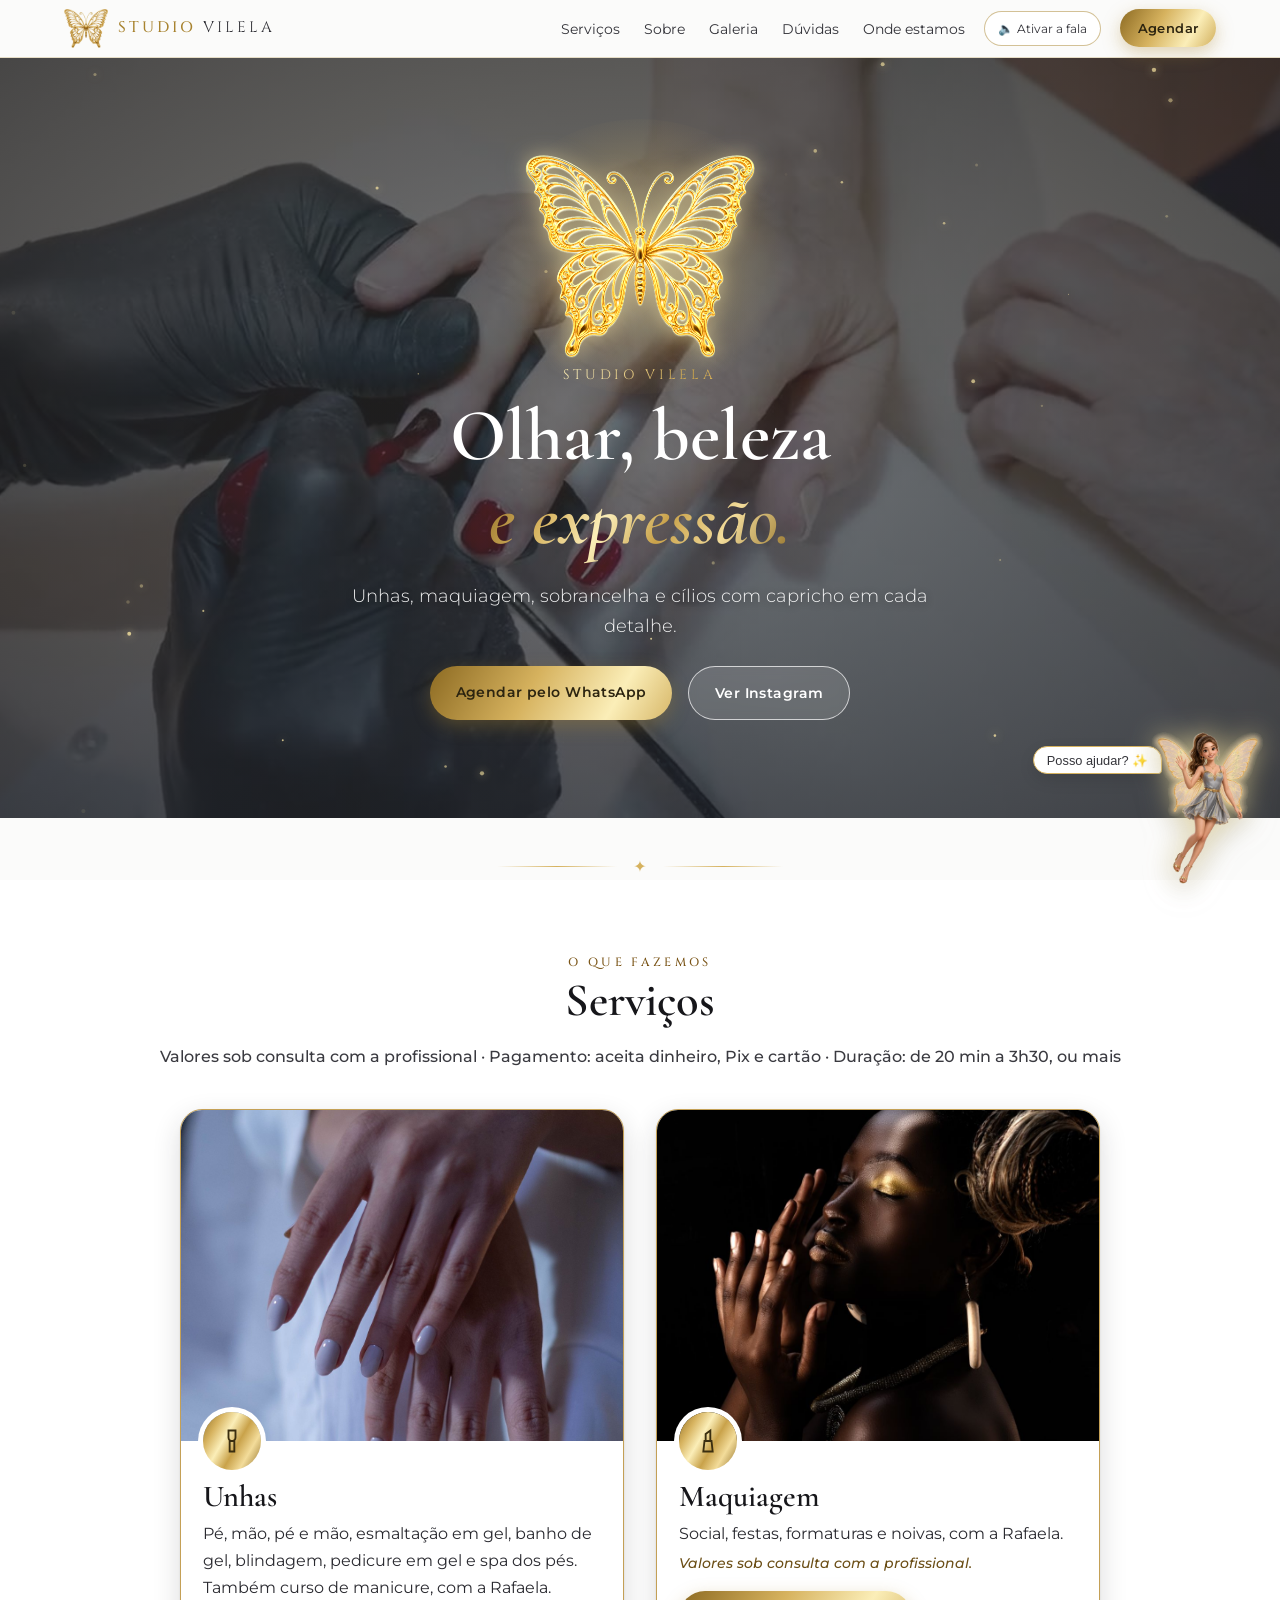
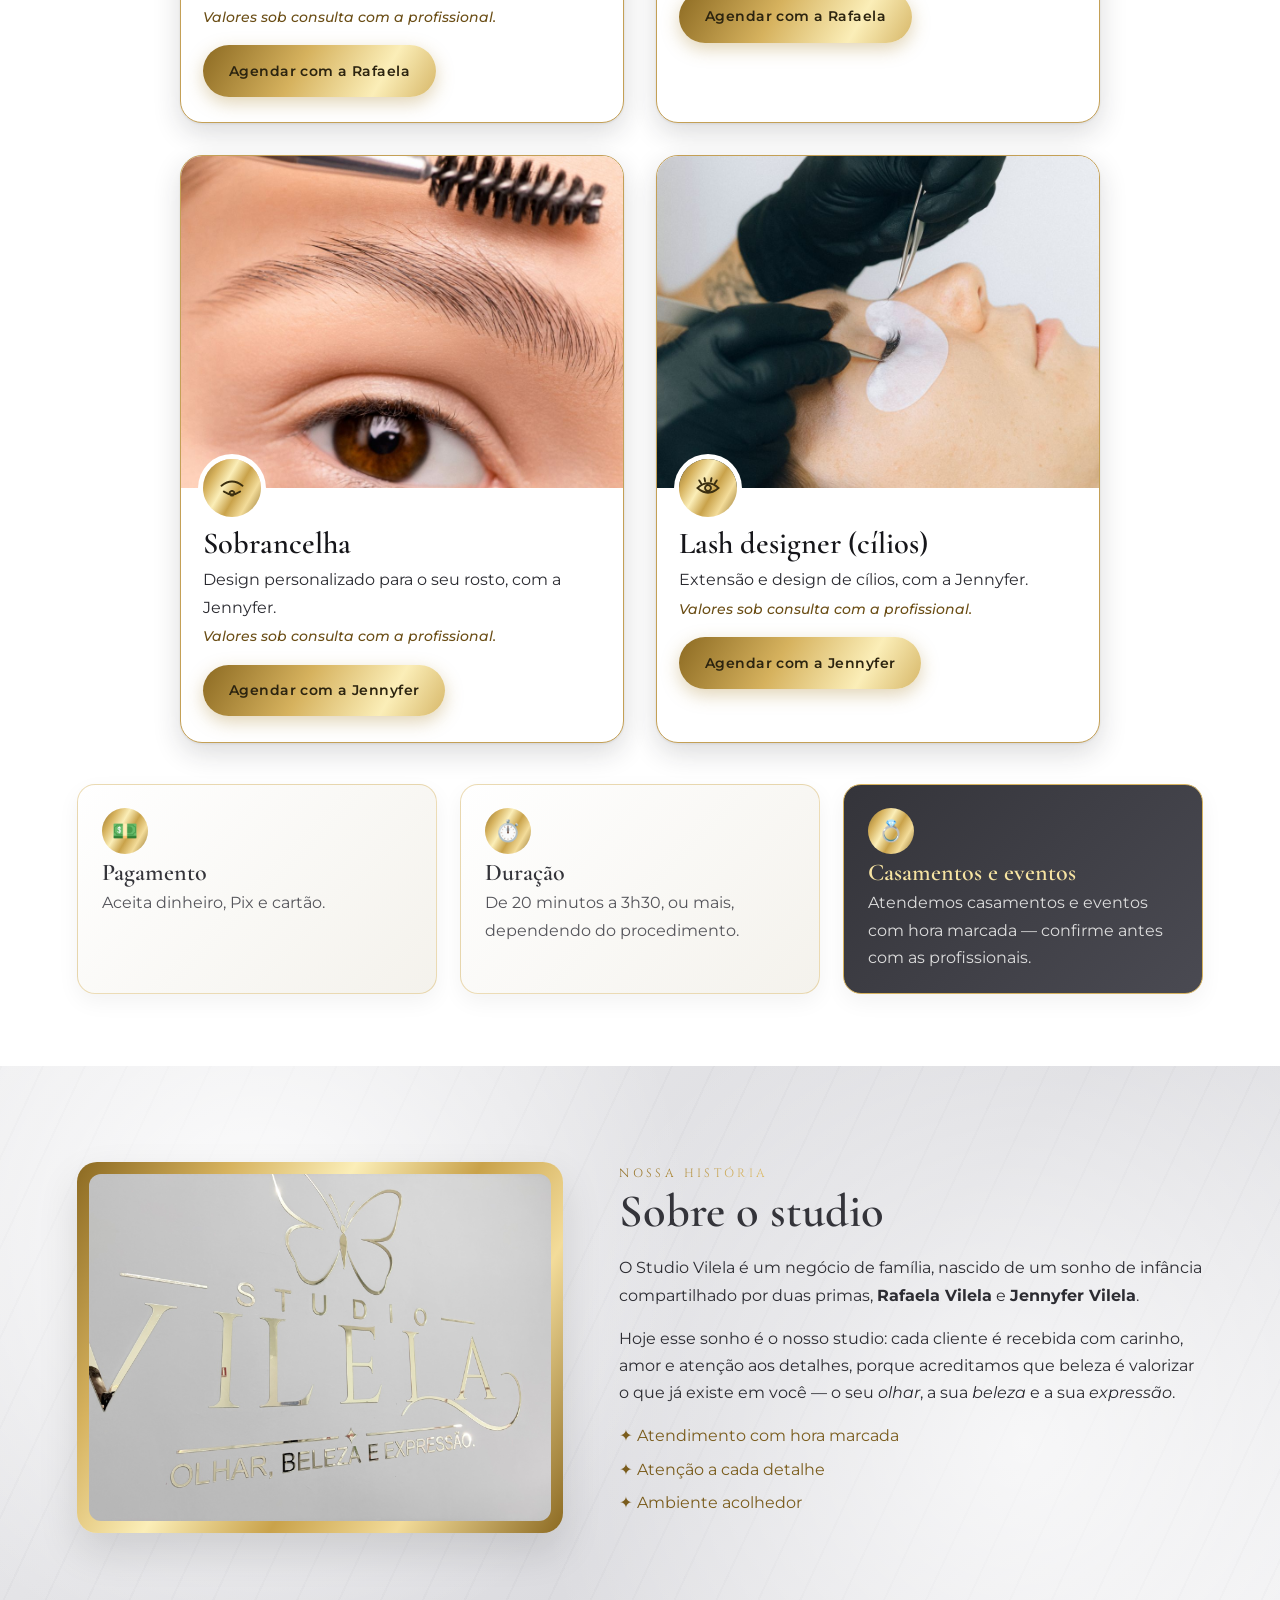
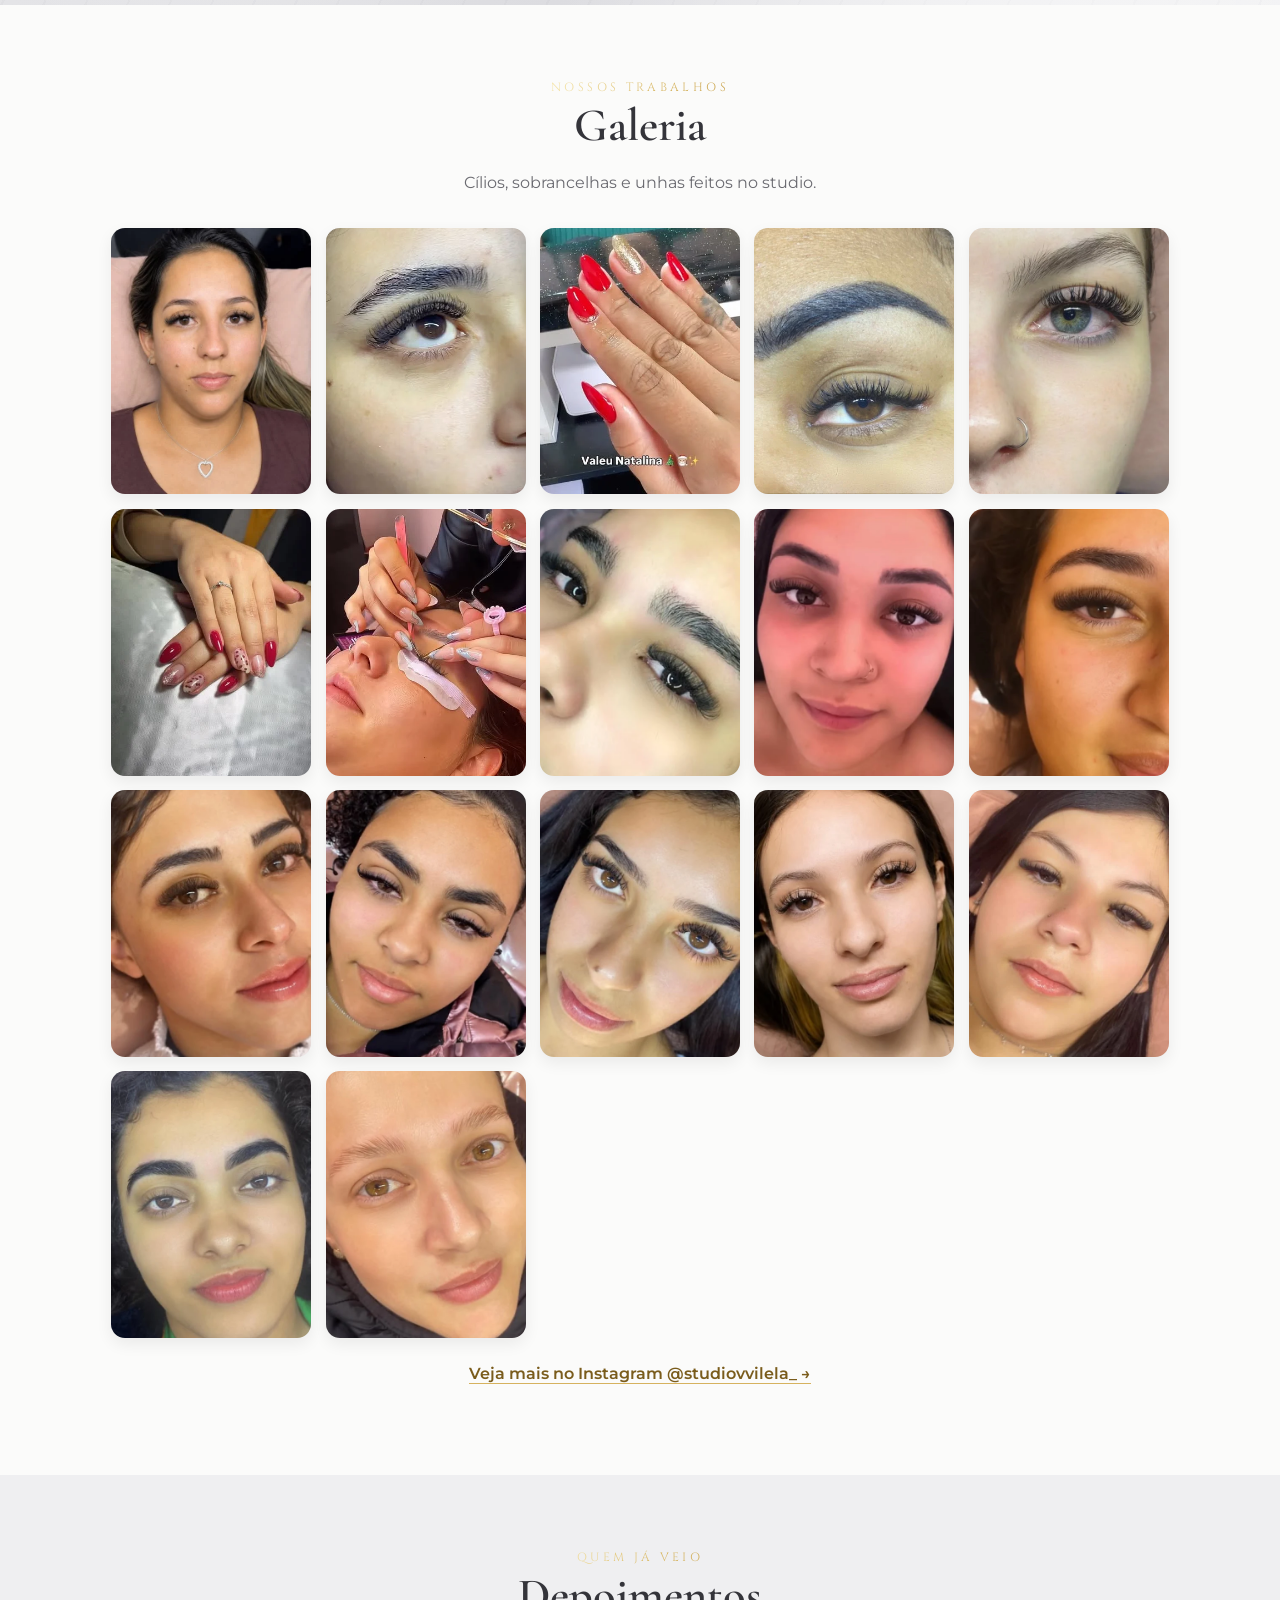
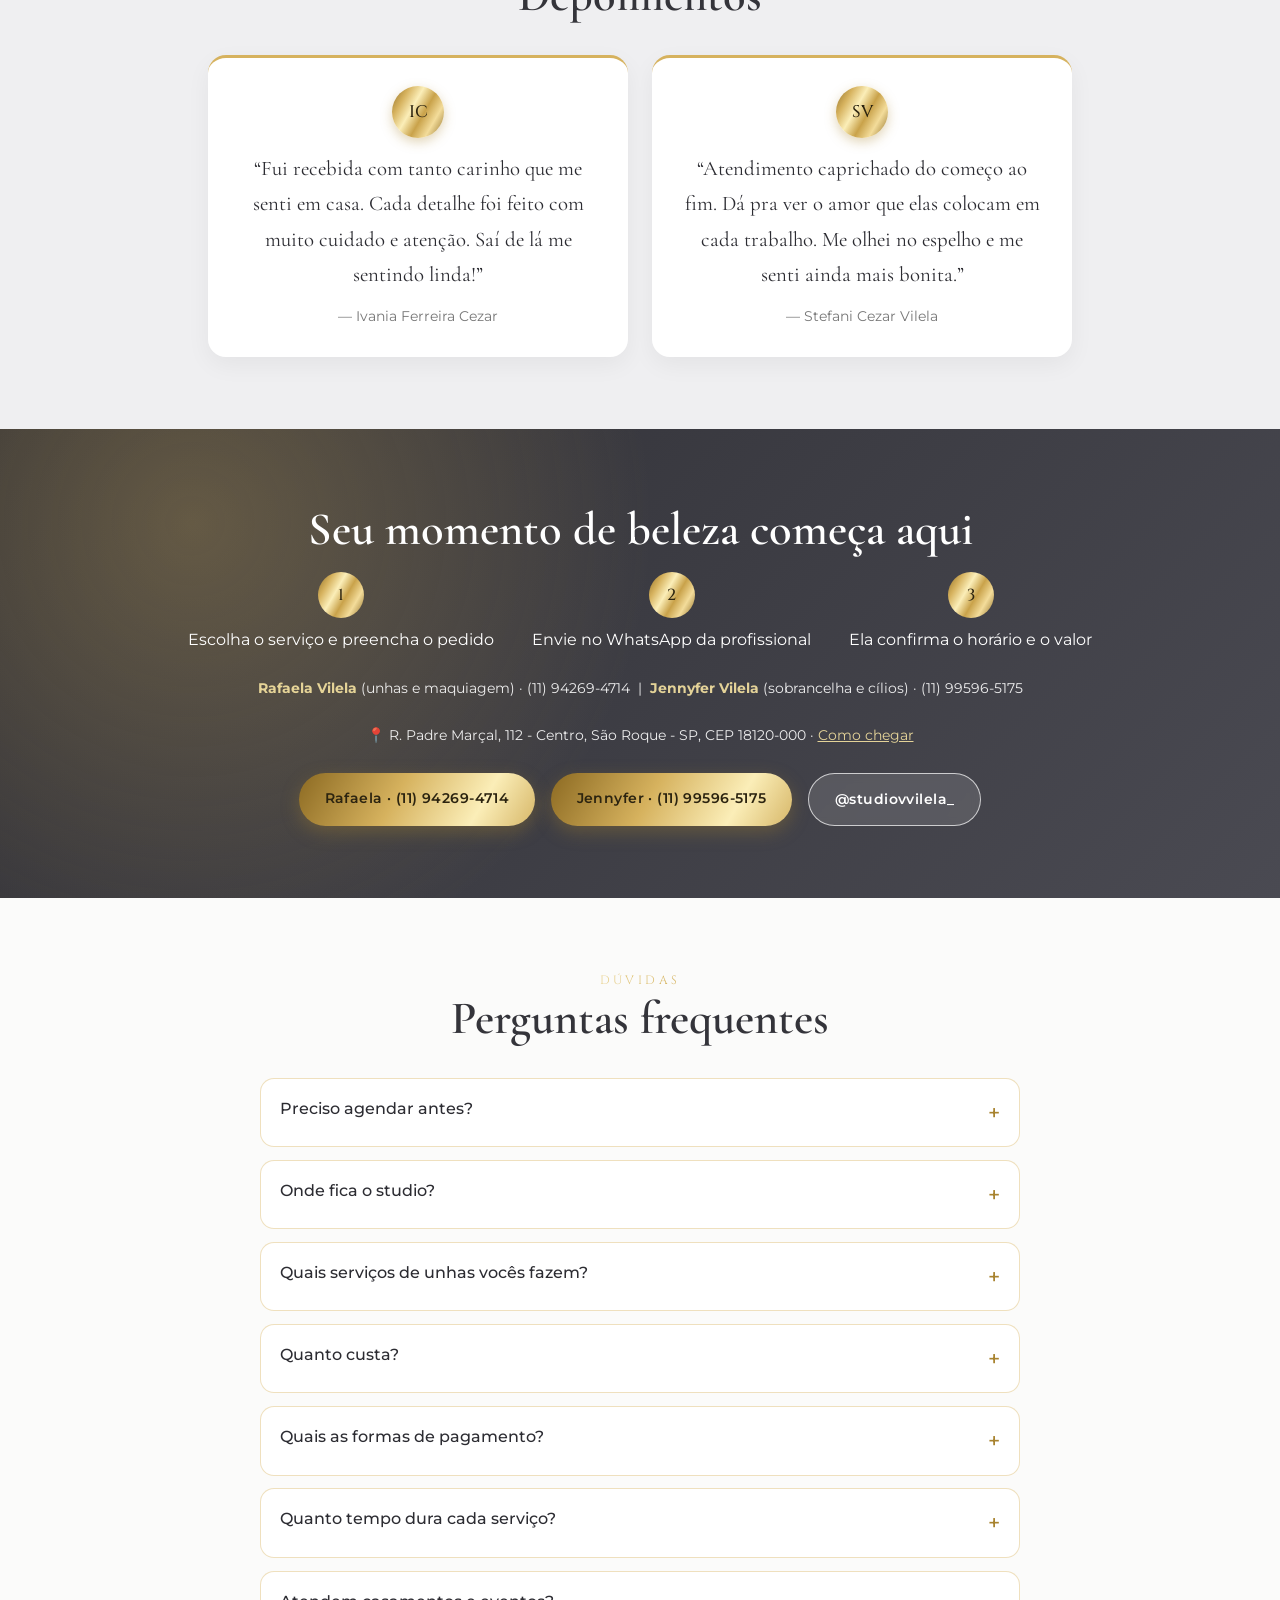
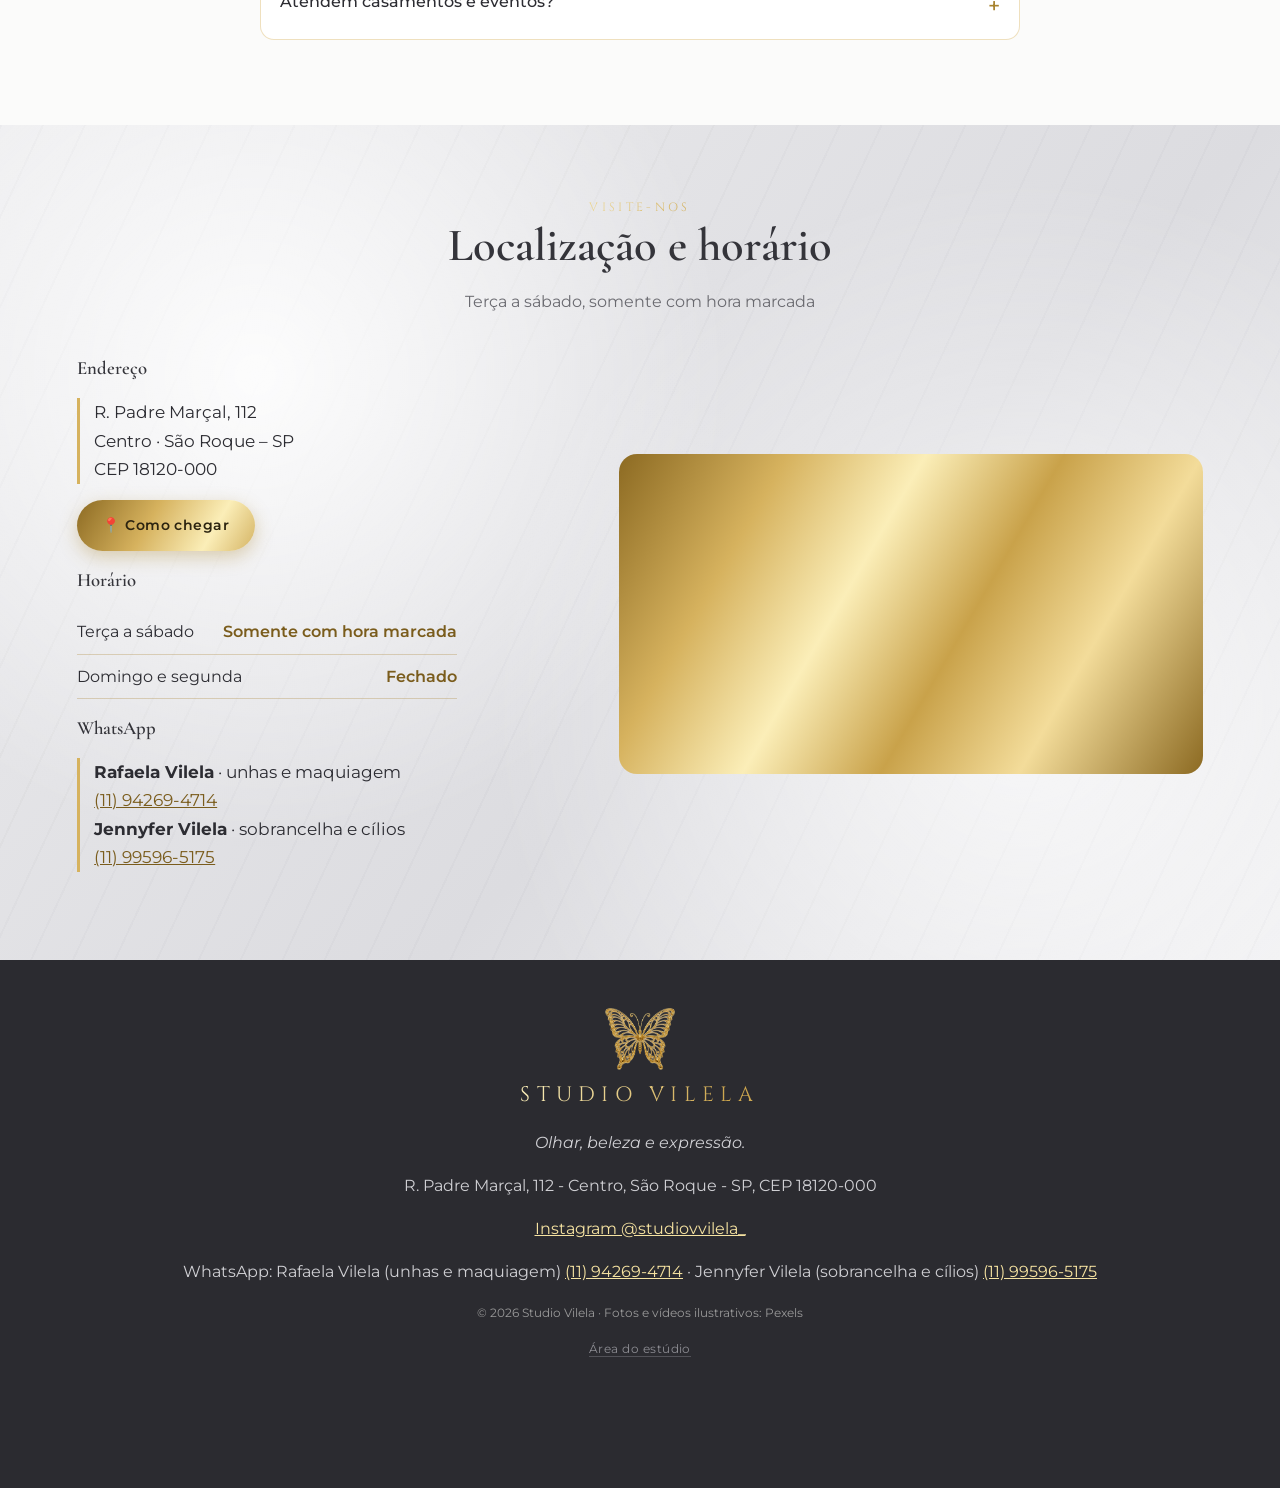
<file: index.html>
<!doctype html><html lang="pt-BR"><head><meta charset="utf-8"><meta name="viewport" content="width=device-width,initial-scale=1"><title>Studio Vilela · Unhas, Maquiagem, Sobrancelha e Cílios</title><meta name="description" content="Studio Vilela: unhas, maquiagem, sobrancelha e cílios. Olhar, beleza e expressão."><meta name="theme-color" content="#3a3a40"><link rel="icon" href="favicon.svg"><link rel="preconnect" href="https://fonts.googleapis.com"><link href="https://fonts.googleapis.com/css2?family=Cinzel:wght@400;500&family=Cormorant+Garamond:ital,wght@0,500;0,600;1,500&family=Montserrat:wght@300;400;500;600&display=swap" rel="stylesheet"><link rel="stylesheet" href="style.css?v=20261123-1"></head><body>
<a class="pular" href="#conteudo">Pular para o conteúdo</a>
<header class="topo"><a href="#inicio" class="marca" aria-label="Studio Vilela, início"><img src="img/borboleta.webp" alt="" width="44" height="39"><span><b>STUDIO</b> VILELA</span></a>
<nav aria-label="Principal"><button class="menu-btn" aria-expanded="false" aria-controls="menu">Menu</button><ul id="menu"><li><a href="#servicos">Serviços</a></li><li><a href="#sobre">Sobre</a></li><li><a href="#galeria">Galeria</a></li><li><a href="#faq">Dúvidas</a></li><li><a href="#local">Onde estamos</a></li></ul></nav>
<button id="fala-btn" class="fala-btn" aria-pressed="false" title="Liga a voz da Vily, que lê e guia você pelo site">🔈 <span>Ativar a fala</span></button>
<a class="btn ouro mini-cta" href="#agendar">Agendar</a></header>
<div id="voz-bar" class="voz-bar" hidden role="region" aria-label="Guia por voz"><div class="voz-in"><div class="voz-linha"><button type="button" id="voz-off" aria-label="Primeiro botão, em cima à esquerda. Desativar a fala.">1. Desativar a fala</button><button type="button" id="voz-rep" class="voz-sec" aria-label="Ao lado do primeiro, em cima à direita. Ouvir de novo.">🔁 Ouvir de novo</button></div><button type="button" id="voz-ant" class="voz-sec" aria-label="Segundo botão, embaixo dos dois de cima. Anterior.">2. ◀ Anterior</button><button type="button" id="voz-prox" aria-label="Terceiro botão, embaixo do Anterior. Próximo.">3. Próximo ▶</button><p id="voz-txt" aria-live="polite">Toque em Próximo para começar.</p><p id="voz-aviso" class="voz-aviso" hidden>Não está saindo som? Tire o iPhone do modo silencioso e aumente o volume.</p></div></div>
<div id="guia-seta" class="guia-seta" hidden aria-hidden="true"></div>
<main id="conteudo">
<section id="inicio" class="hero" data-fala><video class="hero-vid" autoplay muted loop playsinline preload="metadata" poster="video/hero-poster.jpg" aria-hidden="true"><source src="video/hero.mp4" type="video/mp4"></video><div class="hero-veu"></div><canvas class="brilhos" aria-hidden="true"></canvas>
<div class="hero-txt"><div class="borb" aria-hidden="true"><span class="borb-glow"></span><span class="asa asa-e"></span><span class="asa asa-d"></span></div><p class="kicker">Studio Vilela</p><h1>Olhar, beleza<br><em>e expressão.</em></h1><p class="lead">Unhas, maquiagem, sobrancelha e cílios com capricho em cada detalhe.</p><div class="botoes"><a class="btn ouro" href="#agendar">Agendar pelo WhatsApp</a><a class="btn vidro" href="https://www.instagram.com/studiovvilela_/" target="_blank" rel="noopener">Ver Instagram</a></div></div></section>
<div class="orn" aria-hidden="true"><span></span>✦<span></span></div>
<section id="servicos" class="sec" data-fala><p class="kicker rev">O que fazemos</p><h2 class="rev">Serviços</h2><p class="sub rev">Valores sob consulta com a profissional · Pagamento: aceita dinheiro, Pix e cartão · Duração: de 20 min a 3h30, ou mais</p><div class="cards">
<article class="card rev"><div class="card-img"><img src="img/unhas-gel.jpg" alt="Mãos com esmaltação em gel milky, unhas ovais médias e bem feitas (foto ilustrativa)" loading="lazy"></div><div class="ico" aria-hidden="true"><svg viewBox="0 0 24 24"><path d="M9 3h6v6a3 3 0 0 1-6 0Z M10 11v10h4V11"/></svg></div><h3>Unhas</h3><p>Pé, mão, pé e mão, esmaltação em gel, banho de gel, blindagem, pedicure em gel e spa dos pés. Também curso de manicure, com a Rafaela. <span class="valor">Valores sob consulta com a profissional.</span></p><a class="btn ouro js-wa" data-servico="unhas" data-msg="Olá, Rafaela! Tudo bem? Vim pelo site do Studio Vilela e gostaria de agendar unhas, por favor." href="#fada-agendar">Agendar com a Rafaela</a></article>
<article class="card rev"><div class="card-img"><img src="img/make.jpg" alt="Maquiagem com tons dourados (foto ilustrativa)" loading="lazy"></div><div class="ico" aria-hidden="true"><svg viewBox="0 0 24 24"><path d="M8 21h8l-1-9H9Z M10 12V6l4-3v9"/></svg></div><h3>Maquiagem</h3><p>Social, festas, formaturas e noivas, com a Rafaela. <span class="valor">Valores sob consulta com a profissional.</span></p><a class="btn ouro js-wa" data-servico="make" data-msg="Olá, Rafaela! Tudo bem? Vim pelo site do Studio Vilela e gostaria de agendar maquiagem, por favor." href="#fada-agendar">Agendar com a Rafaela</a></article>
<article class="card rev"><div class="card-img"><img src="img/sobrancelha-design.jpg" alt="Sobrancelha natural bem desenhada sendo penteada com escovinha (foto ilustrativa)" loading="lazy"></div><div class="ico" aria-hidden="true"><svg viewBox="0 0 24 24"><path d="M3 10q9-7 18 0 M5 15q7 5 14 0 M12 14.5a2 2 0 1 0 .01 0"/></svg></div><h3>Sobrancelha</h3><p>Design personalizado para o seu rosto, com a Jennyfer. <span class="valor">Valores sob consulta com a profissional.</span></p><a class="btn ouro js-wa" data-servico="sobr" data-quem="jen" data-msg="Olá, Jennyfer! Tudo bem? Vim pelo site do Studio Vilela e gostaria de agendar design de sobrancelha, por favor." href="#fada-agendar">Agendar com a Jennyfer</a></article>
<article class="card rev"><div class="card-img"><img src="img/cilios.jpg" alt="Aplicação de extensão de cílios (foto ilustrativa)" loading="lazy"></div><div class="ico" aria-hidden="true"><svg viewBox="0 0 24 24"><path d="M3 12q9-8 18 0q-9 8-18 0Z M12 9.5a2.5 2.5 0 1 0 .01 0 M6 8 4.5 5.5M9.5 6.2 9 3.5M14.5 6.2 15 3.5M18 8l1.5-2.5"/></svg></div><h3>Lash designer (cílios)</h3><p>Extensão e design de cílios, com a Jennyfer. <span class="valor">Valores sob consulta com a profissional.</span></p><a class="btn ouro js-wa" data-servico="cilios" data-quem="jen" data-msg="Olá, Jennyfer! Tudo bem? Vim pelo site do Studio Vilela e gostaria de agendar cílios (lash), por favor." href="#fada-agendar">Agendar com a Jennyfer</a></article>
</div><div class="infos" id="infos"><div class="info rev"><span class="info-ico" aria-hidden="true">💵</span><h3>Pagamento</h3><p>Aceita dinheiro, Pix e cartão.</p></div><div class="info rev"><span class="info-ico" aria-hidden="true">⏱️</span><h3>Duração</h3><p>De 20 minutos a 3h30, ou mais, dependendo do procedimento.</p></div><div class="info rev destaque"><span class="info-ico" aria-hidden="true">💍</span><h3>Casamentos e eventos</h3><p>Atendemos casamentos e eventos com hora marcada — confirme antes com as profissionais.</p></div></div></section>
<section id="sobre" class="sec marmore" data-fala><div class="duo"><figure class="rev moldura"><img src="logo-foto.jpg" alt="Logo do Studio Vilela em acrílico espelhado dourado na parede do studio" loading="lazy"></figure><div class="rev"><p class="kicker">Nossa história</p><h2>Sobre o studio</h2><p>O Studio Vilela é um negócio de família, nascido de um sonho de infância compartilhado por duas primas, <b>Rafaela Vilela</b> e <b>Jennyfer Vilela</b>.</p><p>Hoje esse sonho é o nosso studio: cada cliente é recebida com carinho, amor e atenção aos detalhes, porque acreditamos que beleza é valorizar o que já existe em você — o seu <em>olhar</em>, a sua <em>beleza</em> e a sua <em>expressão</em>.</p><ul class="selos"><li>✦ Atendimento com hora marcada</li><li>✦ Atenção a cada detalhe</li><li>✦ Ambiente acolhedor</li></ul></div></div></section>
<section id="galeria" class="sec" data-fala><p class="kicker rev">Nossos trabalhos</p><h2 class="rev">Galeria</h2><p class="sub rev">Cílios, sobrancelhas e unhas feitos no studio.</p><div class="galeria2"><button class="g2 rev" data-src="img/trabalhos/01.webp"><img src="img/trabalhos/01.webp" alt="Cliente com extensão de cílios feita no Studio Vilela" loading="lazy" width="480" height="640"></button><button class="g2 rev" data-src="img/trabalhos/02.webp"><img src="img/trabalhos/02.webp" alt="Sobrancelha desenhada e cílios, trabalho do Studio Vilela" loading="lazy" width="360" height="640"></button><button class="g2 rev" data-src="img/trabalhos/03.webp"><img src="img/trabalhos/03.webp" alt="Unhas longas vermelhas com detalhe decorado, trabalho do Studio Vilela" loading="lazy" width="360" height="640"></button><button class="g2 rev" data-src="img/trabalhos/04.webp"><img src="img/trabalhos/04.webp" alt="Design de sobrancelha e cílios em close, trabalho do Studio Vilela" loading="lazy" width="535" height="640"></button><button class="g2 rev" data-src="img/trabalhos/05.webp"><img src="img/trabalhos/05.webp" alt="Close de olho com extensão de cílios, trabalho do Studio Vilela" loading="lazy" width="480" height="640"></button><button class="g2 rev" data-src="img/trabalhos/06.webp"><img src="img/trabalhos/06.webp" alt="Unhas vermelhas e decoradas em tom nude, trabalho do Studio Vilela" loading="lazy" width="361" height="640"></button><button class="g2 rev" data-src="img/trabalhos/07.webp"><img src="img/trabalhos/07.webp" alt="Aplicação de extensão de cílios no Studio Vilela" loading="lazy" width="361" height="640"></button><button class="g2 rev" data-src="img/trabalhos/08.webp"><img src="img/trabalhos/08.webp" alt="Close de sobrancelha e cílios, trabalho do Studio Vilela" loading="lazy" width="472" height="635"></button><button class="g2 rev" data-src="img/trabalhos/09.webp"><img src="img/trabalhos/09.webp" alt="Cliente com cílios e sobrancelha feitos no studio" loading="lazy" width="476" height="635"></button><button class="g2 rev" data-src="img/trabalhos/10.webp"><img src="img/trabalhos/10.webp" alt="Close de extensão de cílios, trabalho do Studio Vilela" loading="lazy" width="472" height="638"></button><button class="g2 rev" data-src="img/trabalhos/11.webp"><img src="img/trabalhos/11.webp" alt="Cliente com sobrancelha e cílios feitos no studio" loading="lazy" width="472" height="637"></button><button class="g2 rev" data-src="img/trabalhos/12.webp"><img src="img/trabalhos/12.webp" alt="Cliente com extensão de cílios feita no studio" loading="lazy" width="472" height="638"></button><button class="g2 rev" data-src="img/trabalhos/13.webp"><img src="img/trabalhos/13.webp" alt="Cliente com cílios e sobrancelha, resultado do studio" loading="lazy" width="472" height="638"></button><button class="g2 rev" data-src="img/trabalhos/14.webp"><img src="img/trabalhos/14.webp" alt="Cliente com extensão de cílios, resultado do studio" loading="lazy" width="476" height="631"></button><button class="g2 rev" data-src="img/trabalhos/15.webp"><img src="img/trabalhos/15.webp" alt="Cliente com cílios feitos no Studio Vilela" loading="lazy" width="472" height="638"></button><button class="g2 rev" data-src="img/trabalhos/16.webp"><img src="img/trabalhos/16.webp" alt="Cliente com design de sobrancelha feito no studio" loading="lazy" width="472" height="638"></button><button class="g2 rev" data-src="img/trabalhos/17.webp"><img src="img/trabalhos/17.webp" alt="Cliente com sobrancelha e cílios naturais feitos no studio" loading="lazy" width="472" height="638"></button></div><p class="rev ver-mais"><a href="https://www.instagram.com/studiovvilela_/" target="_blank" rel="noopener">Veja mais no Instagram @studiovvilela_ →</a></p></section>
<dialog id="lightbox" aria-label="Foto ampliada"><button class="lb-x" aria-label="Fechar">×</button><img alt=""></dialog>
<section id="depoimentos" class="sec cinza" data-fala><p class="kicker rev">Quem já veio</p><h2 class="rev">Depoimentos</h2><div class="depo depo2"><blockquote class="rev"><span class="ini" aria-hidden="true">IC</span>“Fui recebida com tanto carinho que me senti em casa. Cada detalhe foi feito com muito cuidado e atenção. Saí de lá me sentindo linda!”<cite>— Ivania Ferreira Cezar</cite></blockquote><blockquote class="rev"><span class="ini" aria-hidden="true">SV</span>“Atendimento caprichado do começo ao fim. Dá pra ver o amor que elas colocam em cada trabalho. Me olhei no espelho e me senti ainda mais bonita.”<cite>— Stefani Cezar Vilela</cite></blockquote></div></section>
<section id="agendar" class="cta" data-fala><div class="rev"><h2>Seu momento de beleza começa aqui</h2><ol class="passos"><li>Escolha o serviço e preencha o pedido</li><li>Envie no WhatsApp da profissional</li><li>Ela confirma o horário e o valor</li></ol><p class="cta-end"><b>Rafaela Vilela</b> (unhas e maquiagem) · (11) 94269-4714 &nbsp;|&nbsp; <b>Jennyfer Vilela</b> (sobrancelha e cílios) · (11) 99596-5175</p><p class="cta-end">📍 R. Padre Marçal, 112 - Centro, São Roque - SP, CEP 18120-000 · <a href="https://www.google.com/maps/search/?api=1&query=R.%20Padre%20Mar%C3%A7al%2C%20112%20-%20Centro%2C%20S%C3%A3o%20Roque%20-%20SP%2C%2018120-000%2C%20Brasil" target="_blank" rel="noopener">Como chegar</a></p><div class="botoes"><a class="btn ouro js-wa" data-quem="raf" data-msg="Olá, Rafaela! Tudo bem? Vim pelo site do Studio Vilela e gostaria de agendar um horário, por favor." href="#fada-agendar">Rafaela · (11) 94269-4714</a><a class="btn ouro js-wa" data-quem="jen" data-msg="Olá, Jennyfer! Tudo bem? Vim pelo site do Studio Vilela e gostaria de agendar um horário, por favor." href="#fada-agendar">Jennyfer · (11) 99596-5175</a><a class="btn vidro" href="https://www.instagram.com/studiovvilela_/" target="_blank" rel="noopener">@studiovvilela_</a></div></div></section>
<section id="faq" class="sec" data-fala><p class="kicker rev">Dúvidas</p><h2 class="rev">Perguntas frequentes</h2><div class="faq rev">
<details><summary>Preciso agendar antes?</summary><p>Sim. De terça a sábado, somente com hora marcada (domingo e segunda fechado). Chame no WhatsApp: Rafaela (11) 94269-4714 para unhas e maquiagem, ou Jennyfer (11) 99596-5175 para sobrancelha e cílios. Ou pelo Instagram.</p></details>
<details><summary>Onde fica o studio?</summary><p>R. Padre Marçal, 112 - Centro, São Roque - SP, CEP 18120-000. <a href="https://www.google.com/maps/search/?api=1&query=R.%20Padre%20Mar%C3%A7al%2C%20112%20-%20Centro%2C%20S%C3%A3o%20Roque%20-%20SP%2C%2018120-000%2C%20Brasil" target="_blank" rel="noopener">Como chegar</a></p></details><details><summary>Quais serviços de unhas vocês fazem?</summary><p>A Rafaela faz pé, mão, pé e mão, esmaltação em gel, banho de gel, blindagem, pedicure em gel, spa dos pés e curso de manicure. Valores sob consulta com a profissional. WhatsApp: (11) 94269-4714.</p></details><details><summary>Quanto custa?</summary><p>Valores sob consulta com a profissional. Rafaela (11) 94269-4714 para unhas e maquiagem; Jennyfer (11) 99596-5175 para sobrancelha e cílios.</p></details><details><summary>Quais as formas de pagamento?</summary><p>Aceita dinheiro, Pix e cartão.</p></details>
<details><summary>Quanto tempo dura cada serviço?</summary><p>Varia de 20 minutos a 3h30, ou mais, dependendo do procedimento.</p></details>
<details><summary>Atendem casamentos e eventos?</summary><p>Atendemos casamentos e eventos com hora marcada — confirme antes com as profissionais. Rafaela (11) 94269-4714 para unhas e maquiagem; Jennyfer (11) 99596-5175 para sobrancelha e cílios.</p></details></div></section>
<section id="local" class="sec marmore" data-fala><p class="kicker rev">Visite-nos</p><h2 class="rev">Localização e horário</h2><p class="sub rev">Terça a sábado, somente com hora marcada</p><div class="duo"><div class="rev"><h3>Endereço</h3><address class="end">R. Padre Marçal, 112<br>Centro · São Roque – SP<br>CEP 18120-000</address><a class="btn ouro" href="https://www.google.com/maps/search/?api=1&query=R.%20Padre%20Mar%C3%A7al%2C%20112%20-%20Centro%2C%20S%C3%A3o%20Roque%20-%20SP%2C%2018120-000%2C%20Brasil" target="_blank" rel="noopener">📍 Como chegar</a><h3>Horário</h3><ul class="horas"><li><span>Terça a sábado</span><b>Somente com hora marcada</b></li><li><span>Domingo e segunda</span><b>Fechado</b></li></ul><h3>WhatsApp</h3><p class="end"><b>Rafaela Vilela</b> · unhas e maquiagem<br><a href="https://wa.me/5511942694714" target="_blank" rel="noopener">(11) 94269-4714</a><br><b>Jennyfer Vilela</b> · sobrancelha e cílios<br><a href="https://wa.me/5511995965175" target="_blank" rel="noopener">(11) 99596-5175</a></p></div><div class="mapa rev"><iframe title="Mapa: Studio Vilela, R. Padre Marçal, 112 - Centro, São Roque - SP" src="https://www.google.com/maps?q=R.%20Padre%20Mar%C3%A7al%2C%20112%20-%20Centro%2C%20S%C3%A3o%20Roque%20-%20SP%2C%2018120-000%2C%20Brasil&output=embed" loading="lazy" referrerpolicy="no-referrer-when-downgrade" allowfullscreen></iframe></div></div></section>
</main>
<footer data-fala><img src="img/borboleta.webp" alt="" width="70"><p class="f-marca">STUDIO VILELA</p><p><em>Olhar, beleza e expressão.</em></p><p>R. Padre Marçal, 112 - Centro, São Roque - SP, CEP 18120-000</p><p><a href="https://www.instagram.com/studiovvilela_/" target="_blank" rel="noopener">Instagram @studiovvilela_</a> </p><p>WhatsApp: Rafaela Vilela (unhas e maquiagem) <a href="https://wa.me/5511942694714" target="_blank" rel="noopener">(11) 94269-4714</a> · Jennyfer Vilela (sobrancelha e cílios) <a href="https://wa.me/5511995965175" target="_blank" rel="noopener">(11) 99596-5175</a></p><p class="mini">© 2026 Studio Vilela · Fotos e vídeos ilustrativos: Pexels</p><p class="area-studio"><a href="agenda.html">Área do estúdio</a></p></footer>
<div class="fada" id="fada"><div class="fada-painel" id="fada-painel" role="dialog" aria-label="Assistente Vily" hidden><div class="fp-topo"><img src="img/fada-avatar.webp" alt="" width="40" height="40"><strong>Oi! Eu sou a Vily</strong><button id="fada-fechar" aria-label="Fechar assistente">×</button></div><p id="fada-txt" aria-live="polite">Como posso te ajudar?</p><div class="fp-botoes" id="fada-botoes"></div></div><button class="fada-btn" id="fada-btn" aria-expanded="false" aria-controls="fada-painel"><span class="balao">Posso ajudar? ✨</span><img src="img/fada.webp" alt="" width="120" height="162"><span class="sr">Abrir assistente Vily</span></button></div>
<div id="voos" class="voos" hidden aria-hidden="true"></div>
<script src="agenda-config.js?v=20261123-1"></script><script src="app.js?v=20261123-1"></script></body></html>
</file>
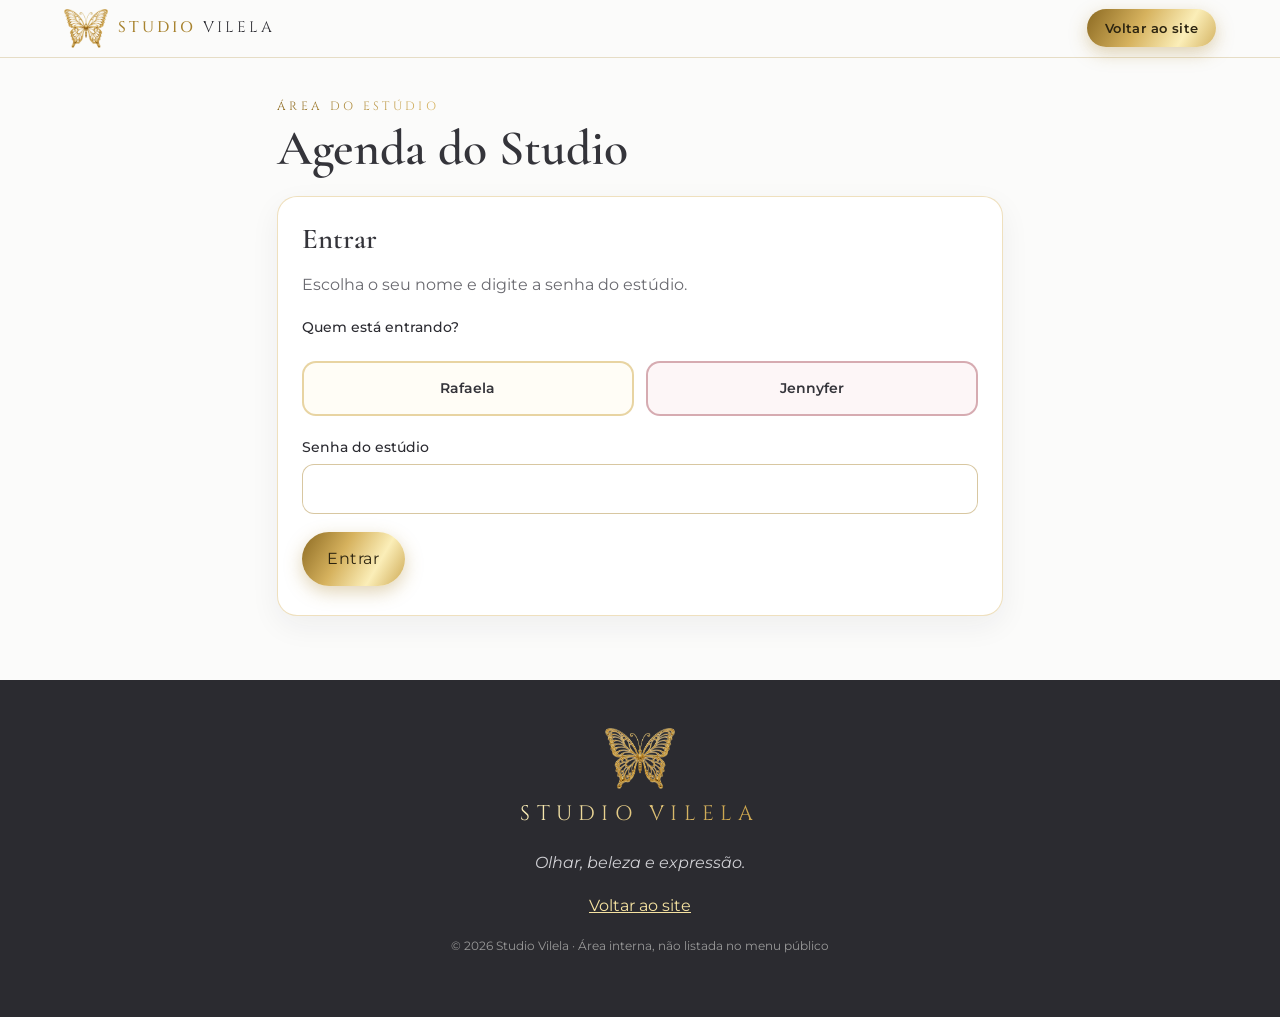
<file: agenda.html>
<!doctype html>
<html lang="pt-BR">
<head>
<meta charset="utf-8">
<meta name="viewport" content="width=device-width,initial-scale=1">
<title>Agenda do Studio · Studio Vilela</title>
<meta name="description" content="Agenda interna do Studio Vilela.">
<meta name="robots" content="noindex, nofollow">
<meta name="theme-color" content="#3a3a40">
<link rel="icon" href="favicon.svg">
<link rel="preconnect" href="https://fonts.googleapis.com">
<link href="https://fonts.googleapis.com/css2?family=Cinzel:wght@400;500&family=Cormorant+Garamond:ital,wght@0,500;0,600;1,500&family=Montserrat:wght@300;400;500;600&display=swap" rel="stylesheet">
<link rel="stylesheet" href="style.css?v=20261123-1">
</head>
<body class="agenda-pag">
<a class="pular" href="#conteudo">Pular para o conteúdo</a>
<header class="topo">
  <a href="index.html" class="marca" aria-label="Studio Vilela, voltar ao site">
    <img src="img/borboleta.webp" alt="" width="44" height="39">
    <span><b>STUDIO</b> VILELA</span>
  </a>
  <a class="btn ouro mini-cta" href="index.html">Voltar ao site</a>
</header>

<main id="conteudo" class="agenda-main">
  <p class="kicker">Área do estúdio</p>
  <h1>Agenda do Studio</h1>

  <div id="agenda-aviso" class="agenda-aviso" hidden></div>

  <section id="tela-entrar" class="agenda-card agenda-entrar" aria-labelledby="entrar-titulo">
    <h2 id="entrar-titulo">Entrar</h2>
    <p class="sub">Escolha o seu nome e digite a senha do estúdio.</p>
    <form id="form-entrar" novalidate>
      <fieldset>
        <legend>Quem está entrando?</legend>
        <div class="agenda-quem">
          <label class="agenda-quem-op">
            <input type="radio" name="nome" value="Rafaela" required>
            <span>Rafaela</span>
          </label>
          <label class="agenda-quem-op jen">
            <input type="radio" name="nome" value="Jennyfer" required>
            <span>Jennyfer</span>
          </label>
        </div>
      </fieldset>
      <label for="senha">Senha do estúdio</label>
      <input id="senha" name="senha" type="password" autocomplete="current-password" required minlength="2" maxlength="80">
      <p id="entrar-erro" class="agenda-erro" hidden></p>
      <button type="submit" class="btn ouro" id="btn-entrar">Entrar</button>
    </form>
  </section>

  <section id="tela-agenda" hidden>
    <div class="agenda-barra">
      <p class="agenda-ola">Olá, <strong id="nome-sessao"></strong></p>
      <div class="agenda-barra-acoes">
        <button type="button" class="btn ouro mini-cta" id="btn-novo">Novo agendamento</button>
        <button type="button" class="agenda-sair" id="btn-sair">Sair</button>
      </div>
    </div>

    <div class="agenda-legendas" aria-label="Cores por profissional">
      <span class="agenda-leg raf">Rafaela</span>
      <span class="agenda-leg jen">Jennyfer</span>
      <span class="agenda-leg agd">Aguardando confirmação</span>
    </div>

    <div class="agenda-nav">
      <div class="agenda-vistas" role="tablist" aria-label="Ver por">
        <button type="button" id="vista-dia" aria-pressed="false">Dia</button>
        <button type="button" id="vista-semana" aria-pressed="true">Semana</button>
      </div>
      <div class="agenda-periodo">
        <button type="button" id="nav-ant" aria-label="Período anterior">◀</button>
        <p id="periodo-titulo"></p>
        <button type="button" id="nav-prox" aria-label="Próximo período">▶</button>
      </div>
      <button type="button" class="agenda-hoje" id="nav-hoje">Hoje</button>
    </div>

    <div id="lista-agenda" class="agenda-lista" aria-live="polite"></div>
  </section>
</main>

<dialog id="dlg-form" class="agenda-dlg" aria-labelledby="dlg-titulo">
  <form id="form-agendamento" method="dialog" novalidate>
    <h2 id="dlg-titulo">Novo agendamento</h2>
    <input type="hidden" name="id" id="ag-id">
    <label for="ag-cliente">Nome da cliente</label>
    <input id="ag-cliente" name="cliente" type="text" maxlength="80" required autocomplete="name">
    <label for="ag-servico">Serviço</label>
    <input id="ag-servico" name="servico" type="text" list="lista-servicos" maxlength="80" required>
    <datalist id="lista-servicos">
      <option value="Unhas">
      <option value="Curso de manicure">
      <option value="Maquiagem">
      <option value="Sobrancelha">
      <option value="Cílios">
      <option value="Casamento/Evento">
    </datalist>
    <label for="ag-prof">Profissional</label>
    <select id="ag-prof" name="profissional" required>
      <option value="Rafaela">Rafaela</option>
      <option value="Jennyfer">Jennyfer</option>
    </select>
    <label for="ag-data">Dia</label>
    <input id="ag-data" name="data" type="date" required>
    <label for="ag-horario">Horário</label>
    <input id="ag-horario" name="horario" type="time">
    <fieldset class="agenda-periodos">
      <legend>Período (se ainda não tiver horário certo)</legend>
      <label><input type="radio" name="periodo" value=""> Sem período</label>
      <label><input type="radio" name="periodo" value="Manhã"> Manhã</label>
      <label><input type="radio" name="periodo" value="Tarde"> Tarde</label>
      <label><input type="radio" name="periodo" value="Noite"> Noite</label>
    </fieldset>
    <label for="ag-status">Status</label>
    <select id="ag-status" name="status">
      <option value="confirmado">Confirmado</option>
      <option value="aguardando">Aguardando</option>
    </select>
    <label for="ag-obs">Observação (opcional)</label>
    <textarea id="ag-obs" name="obs" maxlength="400" rows="3"></textarea>
    <p id="form-erro" class="agenda-erro" hidden></p>
    <div class="agenda-dlg-acoes">
      <button type="submit" class="btn ouro" id="btn-salvar" value="salvar">Salvar</button>
      <button type="button" class="agenda-sair" id="btn-cancelar" value="cancelar">Cancelar</button>
    </div>
  </form>
</dialog>

<dialog id="dlg-confirmar" class="agenda-dlg" aria-labelledby="conf-titulo">
  <form id="form-confirmar" method="dialog" novalidate>
    <h2 id="conf-titulo">Confirmar horário</h2>
    <p id="conf-resumo" class="sub"></p>
    <label for="conf-data">Dia</label>
    <input id="conf-data" name="data" type="date" required>
    <label for="conf-horario">Horário (pode ajustar)</label>
    <input id="conf-horario" name="horario" type="time">
    <fieldset class="agenda-periodos">
      <legend>Período</legend>
      <label><input type="radio" name="periodo" value=""> Sem período</label>
      <label><input type="radio" name="periodo" value="Manhã"> Manhã</label>
      <label><input type="radio" name="periodo" value="Tarde"> Tarde</label>
      <label><input type="radio" name="periodo" value="Noite"> Noite</label>
    </fieldset>
    <p id="conf-erro" class="agenda-erro" hidden></p>
    <div class="agenda-dlg-acoes">
      <button type="submit" class="btn ouro">Confirmar</button>
      <button type="button" class="agenda-sair" id="btn-conf-cancelar">Cancelar</button>
    </div>
  </form>
</dialog>

<footer>
  <img src="img/borboleta.webp" alt="" width="70">
  <p class="f-marca">STUDIO VILELA</p>
  <p><em>Olhar, beleza e expressão.</em></p>
  <p><a href="index.html">Voltar ao site</a></p>
  <p class="mini">© 2026 Studio Vilela · Área interna, não listada no menu público</p>
</footer>
<script src="agenda-config.js?v=20261123-1"></script>
<script src="agenda.js?v=20261123-1"></script>
</body>
</html>
</file>
<file: style.css>
:root{--o1:#f6e3a1;--o2:#d6b25e;--o3:#a8832f;--o4:#7a5c1c;--foil:linear-gradient(120deg,#8c6a22 0%,#d6b25e 22%,#fbeeb8 40%,#c9a24a 58%,#f3dc9a 76%,#8c6a22 100%);--esc:#34343a;--cinza:#efeff1;--txt:#2c2c32}
*{box-sizing:border-box}html{scroll-behavior:smooth}body{margin:0;font-family:Montserrat,system-ui,sans-serif;font-weight:400;color:var(--txt);background:#fbfbfa;line-height:1.7}
h1,h2,h3{font-family:"Cormorant Garamond",Georgia,serif;font-weight:600;color:var(--esc);line-height:1.15}h2{font-size:clamp(2rem,4vw,2.9rem);margin:.1rem 0 .4rem}
.kicker{font-family:Cinzel,serif;letter-spacing:.28em;text-transform:uppercase;font-size:.75rem;margin:0;background:var(--foil);-webkit-background-clip:text;background-clip:text;color:transparent}
img{max-width:100%;display:block}a{color:var(--o4)}.ph{background:#fff6dc;border:1px dashed var(--o3);padding:0 .3em;border-radius:4px;color:#6b5420}
.pular{position:absolute;left:-999px}.pular:focus{left:1rem;top:1rem;background:#fff;padding:.5rem;z-index:99}.sr{position:absolute;width:1px;height:1px;overflow:hidden;clip:rect(0 0 0 0)}
:focus-visible{outline:3px solid var(--o2);outline-offset:3px}
.topo{position:sticky;top:0;z-index:30;display:flex;align-items:center;gap:1.2rem;padding:.55rem 5%;background:rgba(251,251,250,.88);backdrop-filter:blur(10px);border-bottom:1px solid rgba(168,131,47,.25)}
.marca{display:flex;align-items:center;gap:.6rem;text-decoration:none;margin-right:auto;font-family:Cinzel,serif;letter-spacing:.2em;color:var(--esc);font-size:.95rem}.marca b{font-weight:500;color:var(--o3)}
.topo ul{display:flex;gap:1.5rem;list-style:none;margin:0;padding:0}.topo nav a{text-decoration:none;color:var(--esc);font-size:.88rem;position:relative}.topo nav a::after{content:"";position:absolute;left:0;bottom:-3px;height:1px;width:0;background:var(--o2);transition:.3s}.topo nav a:hover::after{width:100%}.menu-btn{display:none}
.fala-btn{font:inherit;font-size:.78rem;border:1px solid rgba(168,131,47,.5);background:#fff;border-radius:30px;padding:.35rem .8rem;cursor:pointer;color:var(--esc)}.fala-btn[aria-pressed=true]{background:var(--foil);color:#2c2410;border-color:transparent}
.btn{display:inline-block;padding:.85rem 1.6rem;border-radius:40px;text-decoration:none;font-weight:600;font-size:.9rem;letter-spacing:.03em;transition:transform .25s,box-shadow .25s,filter .25s}.btn:hover{transform:translateY(-2px)}
.ouro{background:var(--foil);background-size:200% 100%;color:#2c2410;box-shadow:0 6px 18px rgba(168,131,47,.35)}.ouro:hover{background-position:100% 0;box-shadow:0 10px 26px rgba(168,131,47,.5)}.mini-cta{padding:.5rem 1.1rem;font-size:.82rem}
.vidro{border:1px solid rgba(255,255,255,.7);color:#fff;background:rgba(255,255,255,.12);backdrop-filter:blur(4px)}
.hero{position:relative;min-height:88vh;display:grid;place-items:center;text-align:center;overflow:hidden;color:#fff;background:#3a3a40 url(video/hero-poster.jpg) center/cover}
.hero-vid,.hero-veu,.brilhos{position:absolute;inset:0;width:100%;height:100%}.hero-vid{object-fit:cover}.hero-veu{background:radial-gradient(ellipse at center,rgba(40,40,46,.55),rgba(30,30,34,.82)),linear-gradient(180deg,rgba(168,131,47,.18),rgba(60,60,66,.35))}
.hero-txt{position:relative;padding:2rem 5%;max-width:760px}.hero-borb{width:min(230px,52vw);margin:0 auto .4rem;filter:drop-shadow(0 6px 22px rgba(246,227,161,.45));animation:flutua 6s ease-in-out infinite}
.hero h1{color:#fff;font-size:clamp(2.6rem,6.5vw,4.6rem);margin:.4rem 0}.hero h1 em{background:var(--foil);-webkit-background-clip:text;background-clip:text;color:transparent}.lead{font-size:1.1rem;font-weight:300;opacity:.92}.hero .kicker{font-size:.85rem}
.botoes{display:flex;gap:1rem;flex-wrap:wrap;justify-content:center;margin-top:1.6rem}
.orn{display:flex;align-items:center;justify-content:center;gap:1rem;color:var(--o2);padding:2.2rem 0 0}.orn span{height:1px;width:120px;background:linear-gradient(90deg,transparent,var(--o2),transparent)}
.sec{padding:4.5rem 6%;text-align:center}.sub{color:#6a6a70}.cinza{background:var(--cinza)}
.marmore{background:radial-gradient(circle at 20% 30%,rgba(255,255,255,.9),transparent 40%),radial-gradient(circle at 80% 70%,rgba(255,255,255,.7),transparent 45%),repeating-linear-gradient(115deg,rgba(150,150,158,.06) 0 2px,transparent 2px 38px),linear-gradient(135deg,#ececee,#dcdce0 60%,#efeff1)}
.cards{display:grid;grid-template-columns:repeat(2,1fr);gap:2rem;margin-top:2.4rem;text-align:left;max-width:920px;margin-left:auto;margin-right:auto}
.card{position:relative;background:#fff;border-radius:22px;overflow:hidden;padding-bottom:1.6rem;box-shadow:0 10px 30px rgba(40,40,50,.07);border:1px solid rgba(214,178,94,.35);transition:transform .35s,box-shadow .35s}.card:hover{transform:translateY(-6px);box-shadow:0 20px 44px rgba(168,131,47,.22)}
.card-img{overflow:hidden;aspect-ratio:4/3}.card-img img{width:100%;height:100%;object-fit:cover;transition:transform .6s}.card:hover .card-img img{transform:scale(1.07)}
.ico{width:58px;height:58px;border-radius:50%;background:var(--foil);display:grid;place-items:center;margin:-29px 0 0 1.4rem;position:relative;box-shadow:0 0 0 5px #fff}.ico svg{width:28px;height:28px;fill:none;stroke:#3a2e10;stroke-width:1.6;stroke-linecap:round}
.card h3{font-size:1.9rem;margin:.6rem 1.4rem 0}.card p{margin:.3rem 1.4rem 1rem;color:#55555b}.card .btn{margin-left:1.4rem}
.duo{display:grid;grid-template-columns:1fr 1.2fr;gap:3.5rem;align-items:center;text-align:left;margin-top:1.5rem}
.moldura{margin:0;padding:12px;background:var(--foil);border-radius:20px;box-shadow:0 18px 40px rgba(0,0,0,.12)}.moldura img{border-radius:12px}
.selos{list-style:none;padding:0;display:grid;gap:.4rem;color:var(--o4)}
.galeria{display:grid;grid-template-columns:repeat(4,1fr);grid-auto-rows:220px;gap:1rem;margin-top:2rem}.g{padding:0;border:0;border-radius:16px;overflow:hidden;cursor:zoom-in;position:relative}.g.alta{grid-row:span 2}.g:first-child{grid-column:span 2}.g img{width:100%;height:100%;object-fit:cover;transition:transform .6s,filter .4s}.g:hover img{transform:scale(1.06);filter:brightness(1.08)}.g::after{content:"";position:absolute;inset:0;border:2px solid transparent;border-radius:16px;transition:.3s}.g:hover::after{border-color:var(--o1)}
dialog{border:0;padding:0;background:transparent;max-width:92vw}dialog::backdrop{background:rgba(25,25,28,.88)}dialog img{max-height:86vh;border-radius:12px;border:3px solid var(--o2)}.lb-x{position:absolute;top:8px;right:8px;width:40px;height:40px;border-radius:50%;border:0;background:#fff;font-size:1.4rem;cursor:pointer}
.depo{display:grid;grid-template-columns:repeat(3,1fr);gap:1.5rem;margin-top:2rem}blockquote{margin:0;background:#fff;border-radius:18px;padding:1.8rem;font-family:"Cormorant Garamond",serif;font-size:1.3rem;border-top:3px solid var(--o2);box-shadow:0 8px 24px rgba(0,0,0,.05)}cite{display:block;margin-top:.8rem;font-family:Montserrat;font-size:.85rem;font-style:normal;color:#777}
.cta{padding:4.5rem 6%;text-align:center;color:#fff;background:radial-gradient(circle at 15% 20%,rgba(214,178,94,.3),transparent 40%),linear-gradient(135deg,#2f2f35,#4a4a52)}.cta h2{color:#fff}
.passos{display:flex;justify-content:center;gap:2.4rem;padding:0;list-style:none;counter-reset:p;flex-wrap:wrap}.passos li{counter-increment:p}.passos li::before{content:counter(p);display:block;margin:0 auto .5rem;width:46px;height:46px;line-height:46px;border-radius:50%;background:var(--foil);color:#2c2410;font-family:Cinzel;font-weight:500}
.faq{max-width:760px;margin:2rem auto 0;text-align:left}details{background:#fff;border:1px solid rgba(214,178,94,.4);border-radius:14px;margin-bottom:.8rem;padding:0 1.2rem}summary{cursor:pointer;padding:1rem 0;font-weight:500;list-style:none;display:flex;justify-content:space-between}summary::after{content:"+";color:var(--o3);font-size:1.3rem;transition:.3s}details[open] summary::after{transform:rotate(45deg)}
.mapa{min-height:240px;border-radius:18px;background:repeating-linear-gradient(45deg,#e6e6e9 0 12px,#f2f2f4 12px 24px);display:grid;place-items:center;color:#777;border:1px solid rgba(214,178,94,.5)}
footer{background:#2b2b30;color:#cfcfd3;text-align:center;padding:3rem 5% 8rem}footer img{margin:0 auto}.f-marca{font-family:Cinzel;letter-spacing:.3em;background:var(--foil);-webkit-background-clip:text;background-clip:text;color:transparent;font-size:1.3rem;margin:.5rem 0 0}footer a{color:var(--o1)}.mini{font-size:.78rem;color:#999}
.rev{opacity:1;transform:none}.rev.aguarda{opacity:0;transform:translateY(26px);transition:opacity .7s ease,transform .7s ease}.rev.vis{opacity:1;transform:none}
@keyframes flutua{50%{transform:translateY(-10px) rotate(-1.5deg)}}
.fada{position:fixed;right:14px;bottom:10px;z-index:50;display:flex;align-items:flex-end;gap:8px}
.fada-btn{background:none;border:0;cursor:pointer;position:relative;padding:0}.fada-btn img{width:120px;height:auto;filter:drop-shadow(0 0 14px rgba(246,227,161,.8)) drop-shadow(0 8px 12px rgba(0,0,0,.18));animation:flutua 4s ease-in-out infinite}
.balao{position:absolute;right:104px;top:18px;background:#fff;border:1px solid var(--o2);border-radius:16px 16px 4px 16px;padding:.35rem .8rem;font-size:.8rem;white-space:nowrap;color:var(--esc);box-shadow:0 6px 16px rgba(0,0,0,.1)}.fada-btn[aria-expanded=true] .balao{display:none}
.fada-painel{width:310px;background:rgba(255,255,255,.97);border:1px solid var(--o2);border-radius:20px;padding:1rem;box-shadow:0 16px 40px rgba(0,0,0,.2);margin-bottom:30px}.fp-topo{display:flex;align-items:center;gap:.6rem;color:var(--esc)}.fp-topo img{border-radius:50%}.fp-topo strong{flex:1;font-family:"Cormorant Garamond";font-size:1.25rem}.fp-topo button{border:0;background:var(--cinza);width:30px;height:30px;border-radius:50%;font-size:1.2rem;cursor:pointer}
#fada-txt{font-size:.9rem;margin:.6rem 0 .8rem}.fp-botoes{display:grid;gap:.45rem}.fp-botoes button,.fp-botoes a{font:inherit;font-size:.86rem;text-align:left;padding:.55rem .85rem;border-radius:12px;border:1px solid #e6dbbd;background:#fcfaf3;color:var(--esc);cursor:pointer;text-decoration:none;transition:.2s}.fp-botoes button:hover,.fp-botoes a:hover{border-color:var(--o3);background:#fff7e2}.fp-botoes .wa{background:var(--foil);color:#2c2410;border:0;text-align:center;font-weight:600}
.falando{outline:2px dashed var(--o2);outline-offset:4px}
@media(max-width:900px){.cards,.depo,.duo{grid-template-columns:1fr}.galeria{grid-template-columns:1fr 1fr;grid-auto-rows:160px}.topo nav{order:3}.menu-btn{display:block;background:none;border:1px solid var(--o3);border-radius:20px;padding:.35rem .8rem;font:inherit;font-size:.8rem}.topo ul{display:none;position:absolute;right:5%;top:100%;flex-direction:column;background:#fff;padding:1rem 1.4rem;border:1px solid #e5e2da;border-radius:14px;gap:.8rem}.topo ul.aberto{display:flex}.mini-cta,.marca span{display:none}.topo{gap:.6rem}
.hero{min-height:82vh}.fada-btn img{width:84px}.balao{display:none}.fada-painel{width:min(260px,calc(100vw - 110px));margin-bottom:12px;max-height:72vh;overflow:auto}}
@media(prefers-reduced-motion:reduce){*,*::before,*::after{animation:none!important;transition:none!important;scroll-behavior:auto!important}.rev{opacity:1;transform:none}.hero-vid,.brilhos{display:none}}

.hero-borb{filter:brightness(1.35) saturate(1.1) drop-shadow(0 0 18px rgba(246,227,161,.55))}
.hero-veu{background:radial-gradient(ellipse at center,rgba(40,40,46,.5),rgba(30,30,34,.78)),linear-gradient(180deg,rgba(168,131,47,.15),rgba(60,60,66,.3))}
.hero .lead{text-shadow:0 2px 10px rgba(0,0,0,.5)}
.hero{min-height:min(88vh,760px)}
@media(max-width:900px){.hero{min-height:min(82vh,700px)}}
/* brilho suave nas asas */
.fada-btn::after{content:"";position:absolute;left:0;right:0;bottom:0;aspect-ratio:700/960;pointer-events:none;-webkit-mask:url(img/fada.webp) center/contain no-repeat;mask:url(img/fada.webp) center/contain no-repeat;background:linear-gradient(115deg,transparent 35%,rgba(255,248,215,.75) 50%,transparent 65%) 0 0/250% 100%;mix-blend-mode:screen;animation:brilhoAsa 4.5s ease-in-out infinite,flutua 4s ease-in-out infinite}
@keyframes brilhoAsa{0%,30%{background-position:120% 0}70%,100%{background-position:-20% 0}}
@media(prefers-reduced-motion:reduce){.fada-btn::after{display:none}}
/* borboleta do hero batendo as asas */
.borb{position:relative;width:min(230px,52vw);aspect-ratio:900/792;margin:0 auto .4rem;perspective:700px;animation:flutua 6s ease-in-out infinite}
.asa{position:absolute;top:0;width:50%;height:100%;background:url(img/borboleta.webp) no-repeat;background-size:200% 100%;filter:brightness(1.35) saturate(1.1) drop-shadow(0 0 10px rgba(246,227,161,.6))}
.asa-e{left:0;background-position:left center;transform-origin:right center;animation:batE 1.6s ease-in-out infinite}
.asa-d{right:0;background-position:right center;transform-origin:left center;animation:batD 1.6s ease-in-out infinite}
@keyframes batE{0%,100%{transform:rotateY(0)}45%{transform:rotateY(58deg)}}
@keyframes batD{0%,100%{transform:rotateY(0)}45%{transform:rotateY(-58deg)}}
.borb-glow{position:absolute;inset:-18%;border-radius:50%;background:radial-gradient(circle,rgba(246,227,161,.55),rgba(214,178,94,.18) 45%,transparent 70%);animation:pulsa 3.2s ease-in-out infinite}
@keyframes pulsa{50%{opacity:.45;transform:scale(.92)}}
.faisca{position:absolute;left:50%;top:50%;width:5px;height:5px;border-radius:50%;background:#fff6cf;box-shadow:0 0 8px 2px rgba(246,227,161,.9);pointer-events:none;animation:faisca 1.8s ease-out forwards}
@keyframes faisca{from{opacity:1;transform:translate(-50%,-50%) scale(1)}to{opacity:0;transform:translate(var(--dx),var(--dy)) scale(.3)}}
@media(prefers-reduced-motion:reduce){.asa,.borb,.borb-glow{animation:none!important}.faisca{display:none}}
.end{font-style:normal;font-size:1.05rem;margin:.3rem 0 1rem;border-left:3px solid var(--o2);padding-left:.9rem}
.mapa{padding:6px;background:var(--foil);border:0;min-height:320px}.mapa iframe{width:100%;height:100%;min-height:308px;border:0;border-radius:13px;filter:grayscale(.35) sepia(.12)}
.cta-end{margin-top:1.4rem;font-size:.9rem;opacity:.9}.cta-end a{color:var(--o1)}
.horas{list-style:none;padding:0;margin:.3rem 0 1rem;max-width:380px}.horas li{display:flex;justify-content:space-between;gap:1rem;padding:.5rem 0;border-bottom:1px solid rgba(168,131,47,.3)}.horas b{font-weight:600;color:var(--o4)}
.cards{grid-template-columns:repeat(2,1fr)}.cards .card{grid-column:auto}
@media(max-width:900px){.cards{grid-template-columns:1fr}.cards .card{grid-column:auto}}
.cta-end b{color:var(--o1)}
.infos{display:grid;grid-template-columns:repeat(3,1fr);gap:1.4rem;margin-top:2.6rem;text-align:left}
.info{background:linear-gradient(135deg,#fff,#f4f2ec);border:1px solid rgba(214,178,94,.45);border-radius:18px;padding:1.4rem 1.5rem;box-shadow:0 8px 22px rgba(0,0,0,.05)}
.info h3{font-size:1.5rem;margin:.3rem 0 .2rem}.info p{margin:0;color:#55555b}.info-ico{display:inline-grid;place-items:center;width:46px;height:46px;border-radius:50%;background:var(--foil);font-size:1.3rem}
.info.destaque{background:linear-gradient(135deg,#34343a,#4a4a52);color:#eee;border-color:var(--o2)}.info.destaque h3{color:var(--o1)}.info.destaque p{color:#ddd}
@media(max-width:900px){.infos{grid-template-columns:1fr}}
.galeria2{display:grid;grid-template-columns:repeat(auto-fill,minmax(150px,200px));justify-content:center;gap:.9rem;margin-top:2rem}
.g2{padding:0;border:0;border-radius:14px;overflow:hidden;cursor:zoom-in;aspect-ratio:3/4;position:relative;background:#eee;box-shadow:0 6px 16px rgba(0,0,0,.07)}
.g2 img{width:100%;height:100%;object-fit:cover;transition:transform .5s}.g2:hover img{transform:scale(1.05)}.g2::after{content:"";position:absolute;inset:0;border:2px solid transparent;border-radius:14px;transition:.3s}.g2:hover::after{border-color:var(--o2)}
.ver-mais{margin-top:1.4rem}.ver-mais a{font-weight:600;text-decoration:none;border-bottom:1px solid var(--o2)}
dialog img{max-width:min(90vw,540px);max-height:86vh;width:auto}
@media(max-width:500px){.galeria2{grid-template-columns:repeat(2,1fr)}}
.valor{display:block;margin-top:.3rem;font-size:.85rem;color:var(--o4);font-style:italic}
.depo2{grid-template-columns:repeat(2,minmax(0,420px));justify-content:center}
.ini{display:grid;place-items:center;width:52px;height:52px;margin:0 auto .8rem;border-radius:50%;background:var(--foil);color:#2c2410;font-family:Cinzel,serif;font-size:1.05rem;font-weight:500;box-shadow:0 4px 12px rgba(168,131,47,.35)}
@media(max-width:900px){.depo2{grid-template-columns:1fr}}
/* guia por voz */
.fala-btn.ligada{background:var(--foil);color:#2c2410;border-color:transparent;box-shadow:0 0 0 3px rgba(214,178,94,.35)}
.voz-bar{position:sticky;top:var(--topo-h,57px);z-index:29;background:linear-gradient(135deg,#34343a,#4a4a52);border-bottom:2px solid var(--o2);color:#fff}
.voz-in{max-width:760px;margin:0 auto;padding:.6rem 1rem;display:grid;grid-template-columns:2fr 1fr 1fr;gap:.5rem;align-items:center}
.voz-linha{display:grid;grid-template-columns:1fr 1fr;gap:.5rem}
.voz-bar button{font:inherit;font-size:.88rem;font-weight:600;min-height:44px;border-radius:30px;border:0;background:var(--foil);color:#2c2410;cursor:pointer;padding:0 .8rem}
.voz-bar .voz-sec{background:transparent;border:1px solid var(--o1);color:#fff}
.voz-bar p{grid-column:1/-1;margin:0;font-size:.82rem;line-height:1.45;color:#eee}
.guia-atual{outline:3px solid var(--o2)!important;outline-offset:6px;border-radius:12px;box-shadow:0 0 0 8px rgba(214,178,94,.25);animation:guiaPulse 1.6s ease-in-out infinite;z-index:3}
@keyframes guiaPulse{0%,100%{box-shadow:0 0 0 6px rgba(214,178,94,.18)}50%{box-shadow:0 0 0 14px rgba(214,178,94,.45)}}
.guia-seta{position:fixed;z-index:40;width:28px;height:28px;pointer-events:none;filter:drop-shadow(0 2px 6px rgba(44,36,16,.35));transform:translate(-50%,-120%);background:transparent}
.guia-seta::before{content:"";display:block;width:0;height:0;border-left:14px solid transparent;border-right:14px solid transparent;border-top:18px solid var(--o2);animation:guiaSeta 1s ease-in-out infinite}
.guia-seta.abaixo{transform:translate(-50%,20%)}
.guia-seta.abaixo::before{border-top:0;border-bottom:18px solid var(--o2)}
@keyframes guiaSeta{0%,100%{transform:translateY(0)}50%{transform:translateY(6px)}}
.guia-seta.abaixo::before{animation-name:guiaSetaUp}
@keyframes guiaSetaUp{0%,100%{transform:translateY(0)}50%{transform:translateY(-6px)}}
@media(max-width:700px){.voz-in{grid-template-columns:1fr;padding:.5rem .75rem;gap:.4rem}.voz-bar button{min-height:42px;font-size:.82rem}.voz-bar p{font-size:.78rem}}

.voz-aviso{grid-column:1/-1;margin:0;font-size:.8rem;line-height:1.4;color:#f6e3a1}

/* borboletas suaves nas seções claras — atrás do conteúdo, sem luzes */
.voos{position:fixed;top:0;right:0;bottom:0;left:0;z-index:2;pointer-events:none;overflow:hidden}
.hero,.cta,footer{position:relative;z-index:3}
.sec>*{position:relative;z-index:3}
.voo{position:absolute;top:0;left:0;width:var(--s,48px);height:calc(var(--s,48px)*0.88);opacity:var(--o,.4);perspective:400px;-webkit-transform:translateZ(0);transform:translateZ(0)}
.voo-asa{position:absolute;top:0;width:50%;height:100%;background:url(img/borboleta.webp) no-repeat;background-size:200% 100%;-webkit-background-size:200% 100%}
.voo-asa.e{left:0;background-position:left center;-webkit-transform-origin:right center;transform-origin:right center;-webkit-animation:vooBatE 2.2s ease-in-out infinite;animation:vooBatE 2.2s ease-in-out infinite}
.voo-asa.d{right:0;background-position:right center;-webkit-transform-origin:left center;transform-origin:left center;-webkit-animation:vooBatD 2.2s ease-in-out infinite;animation:vooBatD 2.2s ease-in-out infinite}
.voo.prata .voo-asa{filter:grayscale(.35) brightness(.95)}
@-webkit-keyframes vooBatE{0%,100%{-webkit-transform:rotateY(0);transform:rotateY(0)}45%{-webkit-transform:rotateY(50deg);transform:rotateY(50deg)}}
@keyframes vooBatE{0%,100%{-webkit-transform:rotateY(0);transform:rotateY(0)}45%{-webkit-transform:rotateY(50deg);transform:rotateY(50deg)}}
@-webkit-keyframes vooBatD{0%,100%{-webkit-transform:rotateY(0);transform:rotateY(0)}45%{-webkit-transform:rotateY(-50deg);transform:rotateY(-50deg)}}
@keyframes vooBatD{0%,100%{-webkit-transform:rotateY(0);transform:rotateY(0)}45%{-webkit-transform:rotateY(-50deg);transform:rotateY(-50deg)}}
.voos.pausado .voo-asa{-webkit-animation-play-state:paused;animation-play-state:paused}
@media(prefers-reduced-motion:reduce){.voo-asa.e,.voo-asa.d{-webkit-animation:none!important;animation:none!important}.voos.lento .voo-asa{-webkit-animation:none!important;animation:none!important}}
#servicos{background:#fff}
#servicos .kicker{background:none;-webkit-background-clip:initial;background-clip:initial;-webkit-text-fill-color:#7a5416;color:#7a5416;font-weight:500}
#servicos h2{color:#16161a}
#servicos .sub{color:#3a3a40;font-weight:500}
#servicos .card{background:#fff;border:1.5px solid #c4a056;box-shadow:0 10px 28px rgba(32,32,40,.16),0 1px 3px rgba(32,32,40,.08)}
#servicos .card:hover{box-shadow:0 18px 40px rgba(122,92,28,.22)}
#servicos .card h3{color:#16161a}
#servicos .card p{color:#2a2a30}
#servicos .valor{color:#6b4e16;font-weight:500}
#servicos .card-img,#servicos .card-img img{opacity:1;filter:none;-webkit-filter:none}
#servicos .card-img::after,#servicos .card-img::before{content:none;display:none}

/* pedido de agendamento na Vily */
.fp-passo{font-family:Cinzel,serif;font-size:.68rem;letter-spacing:.16em;text-transform:uppercase;color:#8a6420;margin:0 0 .35rem}
.fp-form{display:grid;gap:.55rem}
.fp-form input[type=text],.fp-form input[type=date],.fp-form input[type=time],.fp-form textarea{
  font:inherit;font-size:1rem;width:100%;padding:.65rem .8rem;border:1px solid #e6dbbd;border-radius:12px;background:#fff;color:#16161a;-webkit-appearance:none;appearance:none
}
.fp-form input:focus,.fp-form textarea:focus{outline:2px solid var(--o2);outline-offset:1px}
.fp-form textarea{min-height:64px;resize:vertical;line-height:1.45}
.fp-form label{font-size:.78rem;color:#3a3a40;text-align:left}
.fp-aviso,.fp-erro{font-size:.78rem;line-height:1.4;margin:0;text-align:left}
.fp-aviso{color:#5a5a62}
.fp-erro{color:#8a2c2c}
.fp-acoes{display:grid;grid-template-columns:1fr 1.2fr;gap:.4rem}
.fp-botoes button.fp-ok,.fp-botoes a.wa-envio{background-color:#c9a24a;background-image:var(--foil);background-size:200% 100%;color:#2c2410;border:0;text-align:center;font-weight:600;min-height:44px;display:flex;align-items:center;justify-content:center;text-decoration:none}
.fp-periodos{display:grid;grid-template-columns:1fr 1fr 1fr;gap:.35rem}
.fp-periodos button{text-align:center;min-height:42px}
.fp-periodos button[aria-pressed=true],.fp-botoes button.fp-sel{background-color:#c9a24a;background-image:var(--foil);background-size:200% 100%;border-color:transparent;color:#2c2410;font-weight:600}
.fp-resumo{background:#fff;border:1px solid #c4a056;border-radius:14px;padding:.7rem .85rem;text-align:left;box-shadow:0 6px 16px rgba(32,32,40,.08)}
.fp-resumo dl{margin:0}
.fp-resumo dt{color:#8a6420;font-size:.66rem;letter-spacing:.08em;text-transform:uppercase;margin-top:.32rem;font-weight:600}
.fp-resumo dt:first-child{margin-top:0}
.fp-resumo dd{margin:0;color:#16161a;font-size:.88rem}
.fp-nota{font-size:.76rem;line-height:1.4;color:#3a3a40;margin:.25rem 0 0;text-align:left}
.fp-envio-fixo{position:sticky;bottom:0;margin-top:.2rem;padding-top:.55rem;background:linear-gradient(180deg,rgba(255,255,255,0),#fff 28%);display:grid;gap:.4rem}
.fada-painel.pedido-aberto{width:340px;display:flex;flex-direction:column}
.fada-painel.pedido-aberto #fada-txt{flex:0 0 auto}
.fada-painel.pedido-aberto .fp-botoes{overflow:auto;min-height:0}
@media(max-width:900px){
  .fada-painel.pedido-aberto{position:fixed;left:10px;right:10px;bottom:70px;width:auto;max-width:none;margin:0;max-height:calc(100vh - 82px);overflow:hidden;z-index:51}
}

/* Área do estúdio (link discreto no rodapé) e Agenda interna */
.area-studio{margin:1.1rem 0 0;font-size:.72rem;letter-spacing:.04em}
.area-studio a{color:#8d8d93;text-decoration:none;border-bottom:1px solid rgba(141,141,147,.4)}
.area-studio a:hover{color:var(--o1);border-bottom-color:var(--o1)}
body.agenda-pag footer{padding-bottom:3rem}
.agenda-main{max-width:880px;margin:0 auto;padding:2.4rem 6% 4rem}
.agenda-main h1{font-size:clamp(2.1rem,5vw,3.1rem);margin:.2rem 0 1.2rem}
.agenda-aviso{background:#fff8e8;border:1px solid rgba(214,178,94,.55);border-radius:14px;padding:.9rem 1.1rem;margin:0 0 1.4rem;text-align:left;color:#5a4a22;font-size:.92rem}
.agenda-aviso.demo kbd,.agenda-aviso.demo code{background:#fff;border:1px solid rgba(168,131,47,.4);border-radius:6px;padding:.05rem .35rem;font-size:.85em}
.agenda-card{background:#fff;border:1px solid rgba(214,178,94,.4);border-radius:20px;padding:1.6rem 1.5rem 1.8rem;box-shadow:0 10px 30px rgba(40,40,50,.06);text-align:left}
.agenda-entrar h2{margin:0 0 .3rem;font-size:1.8rem}
.agenda-entrar label,.agenda-dlg label{display:block;margin:0.85rem 0 .3rem;font-weight:500;font-size:.9rem}
.agenda-entrar input[type=password],.agenda-dlg input[type=text],.agenda-dlg input[type=date],.agenda-dlg input[type=time],.agenda-dlg select,.agenda-dlg textarea{width:100%;font:inherit;padding:.65rem .8rem;border:1px solid rgba(168,131,47,.45);border-radius:12px;background:#fff}
.agenda-entrar fieldset,.agenda-periodos{border:0;padding:0;margin:.4rem 0 0}
.agenda-entrar legend,.agenda-periodos legend{font-weight:500;font-size:.9rem;padding:0;margin:0 0 .5rem}
.agenda-quem{display:grid;grid-template-columns:1fr 1fr;gap:.8rem}
.agenda-quem-op{margin:0;cursor:pointer}
.agenda-quem-op input{position:absolute;opacity:0;pointer-events:none}
.agenda-quem-op span{display:block;text-align:center;padding:.85rem .5rem;border-radius:14px;border:2px solid rgba(214,178,94,.55);background:#fffdf6;font-weight:600;color:var(--esc)}
.agenda-quem-op.jen span{border-color:rgba(183,110,121,.55);background:#fdf6f7}
.agenda-quem-op input:focus-visible+span{outline:3px solid var(--o2);outline-offset:2px}
.agenda-quem-op input:checked+span{background:var(--foil);color:#2c2410;border-color:transparent}
.agenda-quem-op.jen input:checked+span{background:linear-gradient(120deg,#8a4450 0%,#c47a86 40%,#f0c4cb 100%);color:#2c1418}
.agenda-erro{color:#8a2a2a;background:#fdeeee;border-radius:10px;padding:.5rem .7rem;margin:.8rem 0;font-size:.9rem}
.agenda-entrar .btn{margin-top:1.1rem;border:0;cursor:pointer;font:inherit}
.agenda-barra{display:flex;flex-wrap:wrap;align-items:center;justify-content:space-between;gap:.8rem;margin:0 0 1rem}
.agenda-ola{margin:0;font-size:1.05rem}
.agenda-barra-acoes{display:flex;gap:.6rem;align-items:center;flex-wrap:wrap}
.agenda-barra-acoes .btn{border:0;cursor:pointer;font:inherit}
.agenda-sair,.agenda-editar,.agenda-apagar,.agenda-recusar,.agenda-hoje{font:inherit;font-size:.82rem;background:transparent;border:1px solid rgba(168,131,47,.4);border-radius:30px;padding:.4rem .85rem;cursor:pointer;color:var(--esc)}
.agenda-recusar,.agenda-apagar{border-color:rgba(160,70,70,.4);color:#7a3030}
.agenda-legendas{display:flex;flex-wrap:wrap;gap:.6rem 1rem;margin:0 0 1.1rem;font-size:.8rem;color:#5a5a60}
.agenda-leg{display:inline-flex;align-items:center;gap:.4rem}
.agenda-leg::before{content:"";width:.7rem;height:.7rem;border-radius:50%;background:var(--o2)}
.agenda-leg.jen::before{background:#c47a86}
.agenda-leg.agd::before{background:#fff6dc;box-shadow:inset 0 0 0 2px var(--o3);border-radius:3px}
.agenda-nav{display:flex;flex-wrap:wrap;align-items:center;gap:.7rem 1rem;margin:0 0 1.3rem}
.agenda-vistas{display:inline-flex;border:1px solid rgba(168,131,47,.45);border-radius:30px;overflow:hidden}
.agenda-vistas button{font:inherit;font-size:.85rem;border:0;background:transparent;padding:.4rem 1rem;cursor:pointer;color:var(--esc)}
.agenda-vistas button[aria-pressed=true]{background:var(--foil);color:#2c2410}
.agenda-periodo{display:flex;align-items:center;gap:.4rem;flex:1;justify-content:center}
.agenda-periodo p{margin:0;font-family:"Cormorant Garamond",serif;font-size:1.25rem;min-width:12rem;text-align:center}
.agenda-periodo button{font:inherit;border:0;background:#fff;border-radius:50%;width:36px;height:36px;cursor:pointer;border:1px solid rgba(168,131,47,.35)}
.agenda-lista{display:grid;gap:1.2rem;text-align:left}
.agenda-dia{background:#fff;border:1px solid rgba(214,178,94,.3);border-radius:18px;padding:1rem 1.1rem 1.15rem}
.agenda-dia.hoje{border-color:var(--o2);box-shadow:0 0 0 1px rgba(214,178,94,.25)}
.agenda-dia h3{font-size:1.45rem;margin:0 0 .7rem}
.agenda-tag-hoje{font-family:Montserrat,sans-serif;font-size:.68rem;letter-spacing:.08em;text-transform:uppercase;background:var(--foil);color:#2c2410;border-radius:20px;padding:.15rem .5rem;margin-left:.3rem;vertical-align:middle}
.agenda-vazio{margin:0;color:#7a7a80;font-size:.92rem}
.agenda-item{position:relative;border:1px solid rgba(214,178,94,.35);border-left:6px solid var(--o2);border-radius:14px;padding:.85rem 1rem;margin:.6rem 0 0;background:#fffdf8}
.agenda-item.jen{border-left-color:#c47a86;background:#fdf8f9}
.agenda-item.aguardando{box-shadow:0 0 0 2px var(--o3);background:#fff6dc}
.agenda-item-topo{display:flex;justify-content:space-between;gap:.6rem;align-items:baseline}
.agenda-quando{margin:0;font-weight:600;color:var(--o4)}
.agenda-prof{margin:0;font-size:.78rem;font-weight:600;letter-spacing:.04em;text-transform:uppercase}
.agenda-prof.raf{color:var(--o3)}
.agenda-prof.jen{color:#8a4450}
.agenda-item h4{margin:.15rem 0 0;font-size:1.35rem}
.agenda-serv{margin:.1rem 0 0;color:#55555b}
.agenda-obs{margin:.25rem 0 0;font-size:.88rem;color:#6a6a70}
.agenda-badge{display:inline-block;margin:.45rem 0 0;font-size:.72rem;letter-spacing:.08em;text-transform:uppercase;color:#6b5420;border:1px solid var(--o3);border-radius:20px;padding:.15rem .55rem}
.agenda-item-acoes{display:flex;flex-wrap:wrap;gap:.4rem;margin-top:.7rem}
.agenda-item-acoes .btn{border:0;cursor:pointer;font:inherit}
.agenda-dlg{border:0;padding:1.4rem 1.4rem 1.5rem;border-radius:20px;border:1px solid var(--o2);width:min(440px,94vw);background:#fff}
.agenda-dlg::backdrop{background:rgba(25,25,28,.7)}
.agenda-dlg h2{margin:0 0 .6rem;font-size:1.7rem}
.agenda-periodos label{display:inline-flex;align-items:center;gap:.35rem;margin:0 .8rem .4rem 0;font-weight:400}
.agenda-dlg-acoes{display:flex;flex-wrap:wrap;gap:.6rem;margin-top:1.1rem}
.agenda-dlg-acoes .btn{border:0;cursor:pointer;font:inherit}
@media(max-width:900px){
  body.agenda-pag .topo .mini-cta{display:inline-block}
  body.agenda-pag .marca span{display:inline}
  body.agenda-pag .agenda-barra-acoes .mini-cta,
  body.agenda-pag .agenda-item-acoes .mini-cta{display:inline-block}
}
@media(max-width:700px){
  .agenda-quem{grid-template-columns:1fr}
  .agenda-barra,.agenda-nav{flex-direction:column;align-items:stretch}
  .agenda-periodo{justify-content:space-between}
  .agenda-barra-acoes{justify-content:flex-start}
}
</file>
